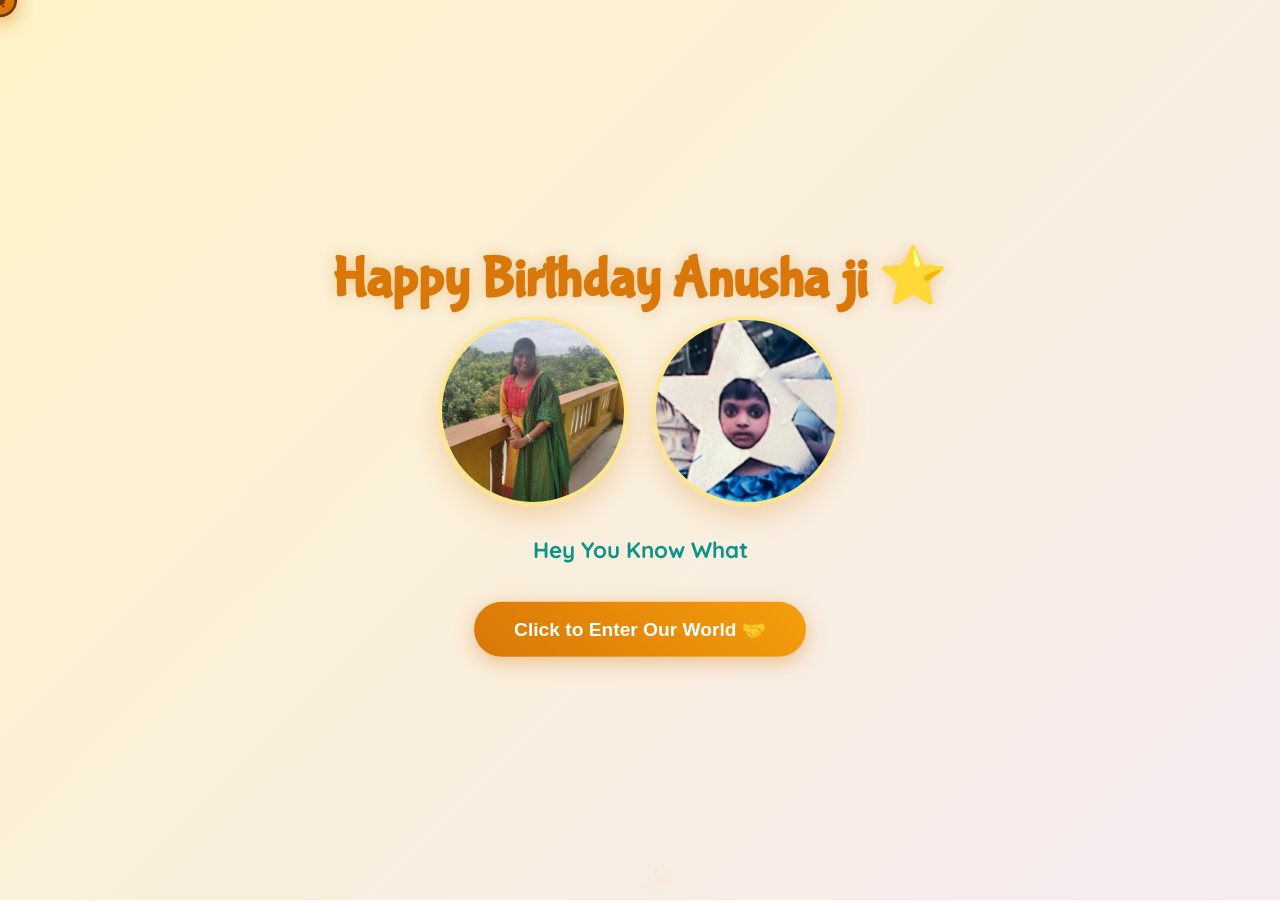
<file: index.html>
<!DOCTYPE html>
<html lang="en">
<head>
    <meta charset="UTF-8">
    <meta name="viewport" content="width=device-width, initial-scale=1.0">
    <title>Happy Birthday Anusha ji ⭐</title>
    <script src="https://cdnjs.cloudflare.com/ajax/libs/gsap/3.12.2/gsap.min.js"></script>
    <link rel="stylesheet" href="./style.css">
</head>
<body>
    <!-- Sambar Vada Custom Cursor -->
    <div id="vada-cursor" class="vada-cursor">
        <svg viewBox="0 0 36 36" class="vada-svg">
            <circle cx="18" cy="18" r="15" fill="#d97706" stroke="#78350f" stroke-width="2.5"/>
            <circle cx="18" cy="18" r="5" fill="#78350f"/>
            <ellipse cx="14" cy="12" rx="4" ry="2.5" fill="#fef3c7" opacity="0.8"/>
            <circle cx="11" cy="22" r="1.5" fill="#15803d"/>
            <circle cx="24" cy="14" r="1.5" fill="#15803d"/>
            <circle cx="21" cy="24" r="1.2" fill="#b91c1c"/>
            <circle cx="13" cy="16" r="1" fill="#fbbf24"/>
        </svg>
    </div>

    <div class="container">
        <h1>Happy Birthday Anusha ji ⭐</h1>
        
        <!-- Dual Welcome Photo Frame Grid (i1.jpg & i2.jpg) -->
        <div class="welcome-photos-container">
            <div class="welcome-photo-frame">
                <img src="./i1.JPG" alt="Anusha ji Moment 1" class="welcome-photo" onerror="this.src='https://images.unsplash.com/photo-1511632765486-a01980e01a18?w=500&q=80'">
            </div>
            <div class="welcome-photo-frame">
                <img src="./i2.jpeg" alt="Anusha ji Moment 2" class="welcome-photo" onerror="this.src='https://images.unsplash.com/photo-1517457373958-b7bdd4587205?w=500&q=80'">
            </div>
        </div>

        <div class="greeting"></div>
        <button class="cta-button">Click to Enter Our World 🤝</button>
    </div>

    <script src="./script.js"></script>
</body>
</html>
</file>
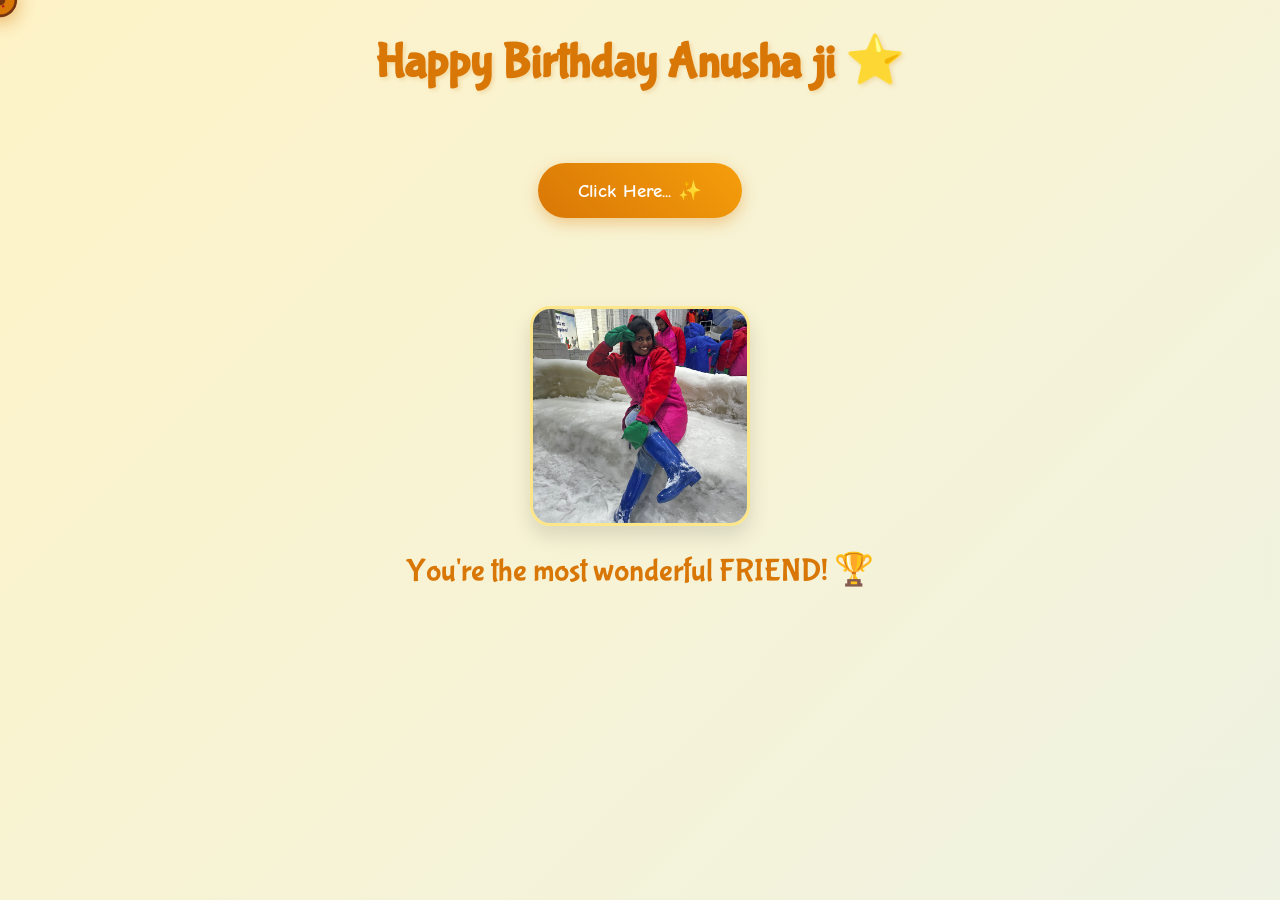
<file: cause.html>
<!DOCTYPE html>
<html lang="en">
<head>
    <meta charset="UTF-8">
    <meta name="viewport" content="width=device-width, initial-scale=1.0">
    <title>Why You're My Best Friend! ⭐</title>
    <script src="https://cdnjs.cloudflare.com/ajax/libs/gsap/3.12.2/gsap.min.js"></script>
    <link rel="stylesheet" href="./cause.css">
</head>
<body>
    <!-- Sambar Vada Custom Cursor -->
    <div id="vada-cursor" class="vada-cursor">
        <svg viewBox="0 0 36 36" class="vada-svg">
            <circle cx="18" cy="18" r="15" fill="#d97706" stroke="#78350f" stroke-width="2.5"/>
            <circle cx="18" cy="18" r="5" fill="#78350f"/>
            <ellipse cx="14" cy="12" rx="4" ry="2.5" fill="#fef3c7" opacity="0.8"/>
            <circle cx="11" cy="22" r="1.5" fill="#15803d"/>
            <circle cx="24" cy="14" r="1.5" fill="#15803d"/>
            <circle cx="21" cy="24" r="1.2" fill="#b91c1c"/>
            <circle cx="13" cy="16" r="1" fill="#fbbf24"/>
        </svg>
    </div>

    <div class="container">
        <h1>Happy Birthday Anusha ji ⭐</h1>
        
        <div id="reasons-container"></div>
        
        <button class="shuffle-button">Click Here... ✨</button>
        <div class="reason-counter"></div>

        <div class="ending-section">
            <div class="teddy-hug">
                <!-- Ending photo using c1.jpg -->
                <img src="./c1.jpg" alt="Best Friend Moment" onerror="this.src='https://images.unsplash.com/photo-1511632765486-a01980e01a18?w=500&q=80'">
            </div>
            <div class="ending-text">You're the most wonderful FRIEND! 🏆</div>
        </div>
    </div>

    <script src="./cause.js"></script>
</body>
</html>
</file>
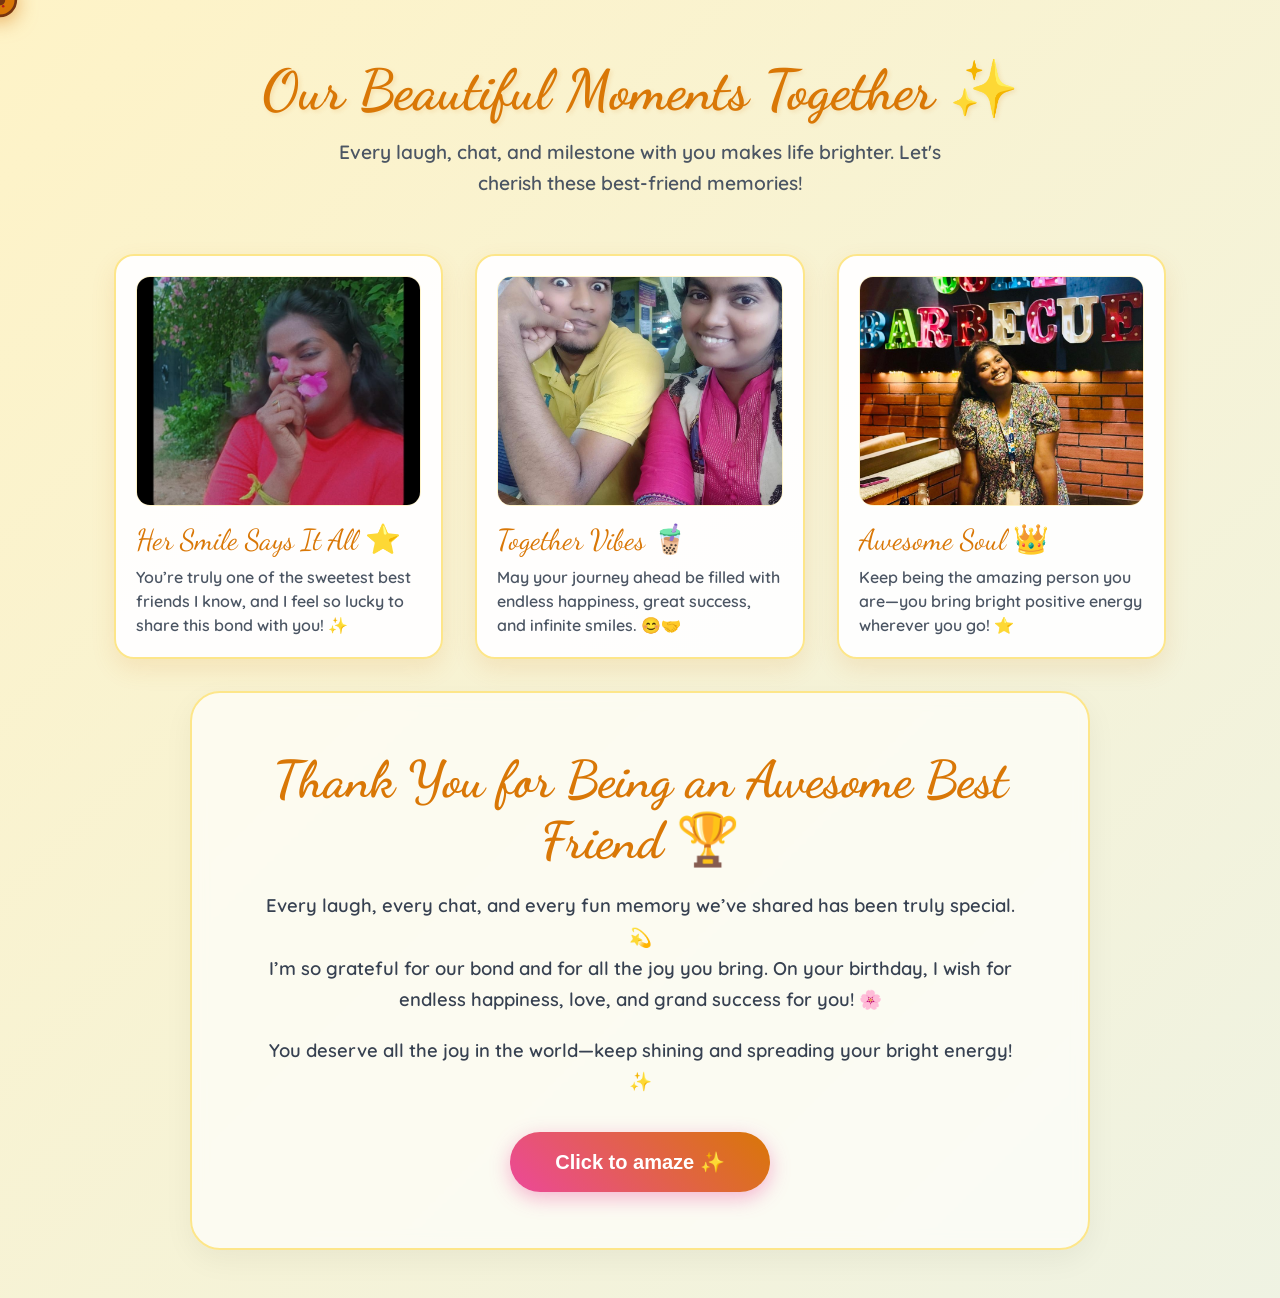
<file: last.html>
<!DOCTYPE html>
<html lang="en">
<head>
    <meta charset="UTF-8">
    <meta name="viewport" content="width=device-width, initial-scale=1.0">
    <title>Our Best Moments ✨</title>
    <script src="https://cdnjs.cloudflare.com/ajax/libs/gsap/3.12.2/gsap.min.js"></script>
    <link rel="stylesheet" href="./last.css">
</head>
<body>

    <!-- Sambar Vada Custom Cursor -->
    <div id="vada-cursor" class="vada-cursor">
        <svg viewBox="0 0 36 36" class="vada-svg">
            <circle cx="18" cy="18" r="15" fill="#d97706" stroke="#78350f" stroke-width="2.5"/>
            <circle cx="18" cy="18" r="5" fill="#78350f"/>
            <ellipse cx="14" cy="12" rx="4" ry="2.5" fill="#fef3c7" opacity="0.8"/>
            <circle cx="11" cy="22" r="1.5" fill="#15803d"/>
            <circle cx="24" cy="14" r="1.5" fill="#15803d"/>
            <circle cx="21" cy="24" r="1.2" fill="#b91c1c"/>
            <circle cx="13" cy="16" r="1" fill="#fbbf24"/>
        </svg>
    </div>

    <!-- Container for Mega Flower & Smile Emoji Rain -->
    <div id="flower-rain-container"></div>

    <!-- Welcome Section -->
    <section class="welcome">
        <h1>Our Beautiful Moments Together ✨</h1>
        <p>Every laugh, chat, and milestone with you makes life brighter. Let's cherish these best-friend memories!</p>
    </section>

    <!-- Memory Gallery Cards (d1, d2, d3) -->
    <div class="memory-container">
        <div class="memory-card">
            <img src="./d1.jpeg" alt="Her Smile" class="memory-img" onerror="this.src='https://images.unsplash.com/photo-1511632765486-a01980e01a18?w=500&q=80'">
            <div class="memory-title">Her Smile Says It All ⭐</div>
            <div class="memory-caption">You’re truly one of the sweetest best friends I know, and I feel so lucky to share this bond with you! ✨</div>
        </div>
        <div class="memory-card">
            <img src="./d2.jpeg" alt="Together Vibes" class="memory-img" onerror="this.src='https://images.unsplash.com/photo-1517457373958-b7bdd4587205?w=500&q=80'">
            <div class="memory-title">Together Vibes 🧋</div>
            <div class="memory-caption">May your journey ahead be filled with endless happiness, great success, and infinite smiles. 😊🤝</div>
        </div>
        <div class="memory-card">
            <img src="./d3.jpeg" alt="Awesome Soul" class="memory-img" onerror="this.src='https://images.unsplash.com/photo-1529156069898-49953e39b3ac?w=500&q=80'">
            <div class="memory-title">Awesome Soul 👑</div>
            <div class="memory-caption">Keep being the amazing person you are—you bring bright positive energy wherever you go! ⭐</div>
        </div>
    </div>

    <!-- Surprise Modal Overlay for d4.jpg -->
    <div id="surprise-modal" class="surprise-modal">
        <div class="surprise-card" id="surprise-card">
            <div class="surprise-badge">Special Surprise Memory 🌟</div>
            <div class="surprise-img-frame">
                <img src="./d4.jpg" alt="Surprise Memory Anusha Ji" onerror="this.src='https://images.unsplash.com/photo-1511632765486-a01980e01a18?w=600&q=80'">
            </div>
            <p class="surprise-text">Happy Birthday Anusha ji! Keep spreading endless smiles & joy! 🥳✨</p>
            
            <!-- Back To Start Button placed right below the pop-up wording -->
            <button id="modal-back-btn" class="modal-back-btn">Back To Start ⭐</button>
        </div>
    </div>

    <!-- Final Message Section -->
    <section class="final-message">
        <h2>Thank You for Being an Awesome Best Friend 🏆</h2>
        <p>Every laugh, every chat, and every fun memory we’ve shared has been truly special.💫<br>
        I’m so grateful for our bond and for all the joy you bring. On your birthday, I wish for endless happiness, love, and grand success for you! 🌸</p>
        <p>You deserve all the joy in the world—keep shining and spreading your bright energy! ✨</p>
        
        <button id="action-btn" class="goodbye-btn">Click to amaze ✨</button>
    </section>

    <script>
        // Sambar Vada Cursor Logic
        const vadaCursor = document.getElementById('vada-cursor');
        document.addEventListener('mousemove', (e) => {
            vadaCursor.style.left = e.clientX + 'px';
            vadaCursor.style.top = e.clientY + 'px';

            if (Math.random() < 0.3) {
                const sparkle = document.createElement('div');
                sparkle.className = 'cursor-sparkle';
                const symbols = ['⭐', '✨', '🧋', '🌿'];
                sparkle.innerText = symbols[Math.floor(Math.random() * symbols.length)];
                sparkle.style.fontSize = '12px';
                sparkle.style.left = e.clientX + 'px';
                sparkle.style.top = e.clientY + 'px';
                document.body.appendChild(sparkle);
                setTimeout(() => sparkle.remove(), 700);
            }
        });

        const actionBtn = document.getElementById('action-btn');
        const modalBackBtn = document.getElementById('modal-back-btn');
        const surpriseModal = document.getElementById('surprise-modal');
        const surpriseCard = document.getElementById('surprise-card');

        // Stage 1: Click "Click to amaze" -> Show popup & flower/emoji rain
        actionBtn.addEventListener('click', () => {
            surpriseModal.style.display = 'flex';
            
            gsap.fromTo(surpriseCard, 
                { scale: 0.1, rotationY: 180, opacity: 0 },
                { scale: 1, rotationY: 0, opacity: 1, duration: 0.8, ease: "back.out(1.7)" }
            );

            triggerFlowerAndSmileRain();
            
            // Hide main action button after triggering
            actionBtn.style.display = 'none';
        });

        // Stage 2: Click "Back To Start" inside the modal -> Return to index.html
        modalBackBtn.addEventListener('click', () => {
            gsap.to('body', {
                opacity: 0,
                duration: 0.8,
                onComplete: () => {
                    window.location.href = 'index.html';
                }
            });
        });

        // Flower + Smile Emoji Rain Generator
        function triggerFlowerAndSmileRain() {
            const flowerContainer = document.getElementById('flower-rain-container');
            const rainItems = ['🌸', '🌺', '🌻', '🌷', '🌼', '🌹', '😊', '🥳', '😄', '⭐', '✨', '💫', '🧋'];
            const itemCount = 650;

            for (let i = 0; i < itemCount; i++) {
                setTimeout(() => {
                    const item = document.createElement('div');
                    item.className = 'falling-flower';
                    item.innerText = rainItems[Math.floor(Math.random() * rainItems.length)];
                    
                    const startX = Math.random() * window.innerWidth;
                    const size = Math.random() * 28 + 18; 
                    const duration = Math.random() * 4 + 2.5; 
                    
                    item.style.left = startX + 'px';
                    item.style.fontSize = size + 'px';
                    flowerContainer.appendChild(item);

                    gsap.fromTo(item, 
                        { y: -60, x: startX, rotation: 0, opacity: 1 },
                        { 
                            y: window.innerHeight + 100, 
                            x: startX + (Math.random() * 200 - 100), 
                            rotation: Math.random() * 1080 - 540, 
                            opacity: 0, 
                            duration: duration, 
                            ease: "power1.out",
                            onComplete: () => item.remove()
                        }
                    );
                }, i * 10);
            }
        }
    </script>
</body>
</html>
</file>
<file: style.css>
@import url('https://fonts.googleapis.com/css2?family=Bubblegum+Sans&family=Quicksand:wght@500;700&display=swap');

* {
    margin: 0;
    padding: 0;
    box-sizing: border-box;
    cursor: none !important;
}

body {
    min-height: 100vh;
    display: flex;
    flex-direction: column;
    align-items: center;
    justify-content: center;
    background: linear-gradient(-45deg, #fffbe3, #e0f2fe, #f3e8ff, #fef3c7);
    background-size: 400% 400%;
    animation: gradientBG 15s ease infinite;
    font-family: 'Quicksand', sans-serif;
    overflow-x: hidden;
    position: relative;
    padding: 2rem 1rem;
}

/* Custom Sambar Vada Cursor */
.vada-cursor {
    position: fixed;
    top: 0;
    left: 0;
    width: 38px;
    height: 38px;
    pointer-events: none;
    z-index: 9999;
    transform: translate(-50%, -50%);
    filter: drop-shadow(0 4px 10px rgba(217, 119, 6, 0.6));
    transition: transform 0.15s ease-out;
}

.vada-svg {
    width: 100%;
    height: 100%;
    animation: vadaGlow 2s infinite alternate ease-in-out;
}

@keyframes vadaGlow {
    0% { transform: scale(1) rotate(0deg); }
    50% { transform: scale(1.08) rotate(5deg); }
    100% { transform: scale(1) rotate(0deg); }
}

.cursor-sparkle {
    position: fixed;
    pointer-events: none;
    z-index: 9998;
    border-radius: 50%;
    animation: sparkleFade 0.7s linear forwards;
}

@keyframes sparkleFade {
    0% { opacity: 1; transform: translate(-50%, -50%) scale(1) rotate(0deg); }
    100% { opacity: 0; transform: translate(-50%, -50%) scale(0) rotate(180deg); }
}

.container {
    text-align: center;
    z-index: 1;
    padding: 1rem;
    max-width: 700px;
    width: 100%;
}

h1 {
    font-family: 'Bubblegum Sans', cursive;
    font-size: 3.5rem;
    color: #d97706;
    text-shadow: 0 0 15px rgba(217, 119, 6, 0.3);
    margin-bottom: 1.5rem;
    opacity: 0;
}

/* Dual Photo Frame Flex Container */
.welcome-photos-container {
    display: flex;
    justify-content: center;
    align-items: center;
    gap: 1.5rem;
    margin: 0 auto 1.8rem;
    width: 100%;
}

.welcome-photo-frame {
    width: 190px;
    height: 190px;
    border-radius: 50%;
    overflow: hidden;
    border: 4px solid #fde68a;
    box-shadow: 0 10px 25px rgba(217, 119, 6, 0.25);
    transition: transform 0.3s ease, box-shadow 0.3s ease;
    flex-shrink: 0;
}

.welcome-photo-frame:hover {
    transform: scale(1.06) translateY(-4px);
    box-shadow: 0 14px 30px rgba(217, 119, 6, 0.35);
}

.welcome-photo {
    width: 100%;
    height: 100%;
    object-fit: cover;
}

.greeting {
    font-size: 1.4rem;
    color: #0d9488;
    margin-bottom: 2rem;
    min-height: 2.5em;
    font-weight: 700;
    line-height: 1.5;
}

.cta-button {
    padding: 1rem 2.5rem;
    font-size: 1.2rem;
    background: linear-gradient(45deg, #d97706, #f59e0b);
    border: none;
    border-radius: 50px;
    color: white;
    cursor: pointer;
    box-shadow: 0 5px 20px rgba(217, 119, 6, 0.4);
    transition: transform 0.3s, box-shadow 0.3s;
    opacity: 0;
    font-weight: bold;
}

.cta-button:hover {
    transform: scale(1.1);
    box-shadow: 0 8px 25px rgba(217, 119, 6, 0.6);
}

.floating {
    position: absolute;
    pointer-events: none;
    opacity: 0;
}

@keyframes gradientBG {
    0% { background-position: 0% 50%; }
    50% { background-position: 100% 50%; }
    100% { background-position: 0% 50%; }
}

@media (max-width: 768px) {
    h1 { font-size: 2.2rem; }
    .welcome-photos-container { gap: 0.8rem; }
    .welcome-photo-frame { width: 130px; height: 130px; }
    .greeting { font-size: 1.1rem; }
    .cta-button { font-size: 1rem; }
}
</file>
<file: cause.css>
@import url('https://fonts.googleapis.com/css2?family=Bubblegum+Sans&family=Comic+Neue:wght@700&family=Quicksand:wght@500;700&display=swap');

* {
    margin: 0;
    padding: 0;
    box-sizing: border-box;
    cursor: none !important;
}

body {
    min-height: 100vh;
    background: linear-gradient(-45deg, #fffbe3, #e0f2fe, #fef3c7);
    background-size: 400% 400%;
    animation: gradientBG 15s ease infinite;
    font-family: 'Quicksand', sans-serif;
    overflow-x: hidden;
    padding: 2rem 1rem;
}

/* Sambar Vada Cursor */
.vada-cursor {
    position: fixed;
    top: 0;
    left: 0;
    width: 38px;
    height: 38px;
    pointer-events: none;
    z-index: 9999;
    transform: translate(-50%, -50%);
    filter: drop-shadow(0 4px 10px rgba(217, 119, 6, 0.6));
    transition: transform 0.15s ease-out;
}

.vada-svg {
    width: 100%;
    height: 100%;
    animation: vadaGlow 2s infinite alternate ease-in-out;
}

@keyframes vadaGlow {
    0% { transform: scale(1) rotate(0deg); }
    50% { transform: scale(1.08) rotate(5deg); }
    100% { transform: scale(1) rotate(0deg); }
}

.cursor-sparkle {
    position: fixed;
    pointer-events: none;
    z-index: 9998;
    border-radius: 50%;
    animation: sparkleFade 0.7s linear forwards;
}

@keyframes sparkleFade {
    0% { opacity: 1; transform: translate(-50%, -50%) scale(1); }
    100% { opacity: 0; transform: translate(-50%, -50%) scale(0); }
}

.container {
    max-width: 1000px;
    margin: 0 auto;
    text-align: center;
    position: relative;
    z-index: 1;
}

h1 {
    font-family: 'Bubblegum Sans', cursive;
    font-size: 3rem;
    color: #d97706;
    text-shadow: 2px 2px 4px rgba(217, 119, 6, 0.2);
    margin-bottom: 2rem;
    animation: bounce 1s ease infinite;
}

/* Perfect Flex/Grid alignment for reason cards */
#reasons-container {
    display: flex;
    flex-direction: column;
    align-items: center;
    gap: 1.5rem;
    width: 100%;
    margin-bottom: 1rem;
}

.reason-card {
    background: rgba(255, 255, 255, 0.95);
    border-radius: 20px;
    padding: 1.5rem;
    width: 100%;
    max-width: 600px;
    box-shadow: 0 10px 25px rgba(217, 119, 6, 0.15);
    border: 2px solid #fde68a;
    transition: transform 0.3s, box-shadow 0.3s;
    display: flex;
    flex-direction: column;
    align-items: center;
}

.reason-card:hover {
    transform: translateY(-5px);
    box-shadow: 0 14px 30px rgba(217, 119, 6, 0.25);
}

/* Standardized Image Container & Aspect Ratio Alignment */
.reason-img-container {
    width: 100%;
    height: 320px;
    border-radius: 14px;
    overflow: hidden;
    margin-bottom: 1.2rem;
    background: #fef3c7;
    border: 1px solid #fcd34d;
    box-shadow: inset 0 2px 6px rgba(0,0,0,0.05);
}

.reason-img-container img {
    width: 100%;
    height: 100%;
    object-fit: cover;
    object-position: center;
    display: block;
}

.reason-text {
    font-size: 1.15rem;
    color: #374151;
    font-weight: 700;
    line-height: 1.5;
    text-align: center;
}

.shuffle-button {
    background: linear-gradient(45deg, #d97706, #f59e0b);
    border: none;
    border-radius: 50px;
    padding: 1rem 2.5rem;
    font-size: 1.2rem;
    color: white;
    margin: 1.5rem 0 0.5rem;
    cursor: pointer;
    transition: all 0.3s;
    font-family: 'Comic Neue', cursive;
    box-shadow: 0 5px 15px rgba(217, 119, 6, 0.35);
    font-weight: bold;
}

.shuffle-button.story-mode {
    background: linear-gradient(45deg, #0d9488, #14b8a6);
    transform: scale(1.1);
}

.shuffle-button:hover {
    transform: scale(1.08);
}

.reason-counter {
    font-size: 1rem;
    color: #d97706;
    margin-top: 0.5rem;
    font-weight: bold;
}

.ending-section {
    margin-top: 3rem;
    padding: 2rem;
    text-align: center;
}

.ending-text {
    font-family: 'Bubblegum Sans', cursive;
    font-size: 2rem;
    color: #d97706;
    margin-top: 1.5rem;
}

.teddy-hug {
    width: 220px;
    height: 220px;
    margin: 0 auto;
    border-radius: 20px;
    overflow: hidden;
    box-shadow: 0 10px 20px rgba(0,0,0,0.12);
    border: 3px solid #fde68a;
}

.teddy-hug img {
    width: 100%;
    height: 100%;
    object-fit: cover;
}

.floating {
    position: fixed;
    pointer-events: none;
}

@keyframes gradientBG {
    0% { background-position: 0% 50%; }
    50% { background-position: 100% 50%; }
    100% { background-position: 0% 50%; }
}

@keyframes bounce {
    0%, 100% { transform: translateY(0); }
    50% { transform: translateY(-10px); }
}

@media (max-width: 768px) {
    h1 { font-size: 2.2rem; }
    .reason-card { padding: 1rem; }
    .reason-img-container { height: 240px; }
    .reason-text { font-size: 1rem; }
    .teddy-hug { width: 180px; height: 180px; }
}
</file>
<file: last.css>
@import url('https://fonts.googleapis.com/css2?family=Bubblegum+Sans&family=Dancing+Script:wght@700&family=Quicksand:wght@500;600;700&display=swap');

* {
    margin: 0;
    padding: 0;
    box-sizing: border-box;
    cursor: none !important;
}

body {
    min-height: 100vh;
    background: linear-gradient(135deg, #fef3c7 0%, #e0f2fe 50%, #fffbe3 100%);
    background-size: 400% 400%;
    animation: gradientFlow 15s ease infinite;
    font-family: 'Quicksand', sans-serif;
    overflow-x: hidden;
    color: #374151;
    position: relative;
    padding-bottom: 2rem;
}

@keyframes gradientFlow {
    0% { background-position: 0% 50%; }
    50% { background-position: 100% 50%; }
    100% { background-position: 0% 50%; }
}

/* Sambar Vada Custom Cursor */
.vada-cursor {
    position: fixed;
    top: 0;
    left: 0;
    width: 38px;
    height: 38px;
    pointer-events: none;
    z-index: 9999;
    transform: translate(-50%, -50%);
    filter: drop-shadow(0 4px 10px rgba(217, 119, 6, 0.6));
    transition: transform 0.15s ease-out;
}

.vada-svg {
    width: 100%;
    height: 100%;
    animation: vadaGlow 2s infinite alternate ease-in-out;
}

@keyframes vadaGlow {
    0% { transform: scale(1) rotate(0deg); }
    50% { transform: scale(1.08) rotate(5deg); }
    100% { transform: scale(1) rotate(0deg); }
}

.cursor-sparkle {
    position: fixed;
    pointer-events: none;
    z-index: 9998;
    border-radius: 50%;
    animation: sparkleFade 0.7s linear forwards;
}

@keyframes sparkleFade {
    0% { opacity: 1; transform: translate(-50%, -50%) scale(1) rotate(0deg); }
    100% { opacity: 0; transform: translate(-50%, -50%) scale(0) rotate(180deg); }
}

/* Rain Container */
#flower-rain-container {
    position: fixed;
    top: 0;
    left: 0;
    width: 100vw;
    height: 100vh;
    pointer-events: none;
    z-index: 9995;
    overflow: hidden;
}

.falling-flower {
    position: fixed;
    pointer-events: none;
    filter: drop-shadow(0 2px 8px rgba(0,0,0,0.2));
}

/* Welcome Section */
.welcome {
    text-align: center;
    padding: 3.5rem 1.5rem 1.5rem;
    position: relative;
    z-index: 3;
}

.welcome h1 {
    font-family: 'Dancing Script', cursive;
    font-size: 3.5rem;
    color: #d97706;
    text-shadow: 2px 2px 4px rgba(217, 119, 6, 0.15);
    margin-bottom: 0.8rem;
}

.welcome p {
    font-size: 1.2rem;
    max-width: 650px;
    margin: 0 auto;
    line-height: 1.6;
    font-weight: 600;
    color: #4b5563;
}

/* Memory Cards Grid */
.memory-container {
    max-width: 1100px;
    margin: 2rem auto;
    padding: 0 1.5rem;
    display: grid;
    grid-template-columns: repeat(auto-fit, minmax(280px, 1fr));
    gap: 2rem;
    position: relative;
    z-index: 3;
}

.memory-card {
    background: rgba(255, 255, 255, 0.95);
    border-radius: 20px;
    padding: 1.25rem;
    box-shadow: 0 10px 25px rgba(217, 119, 6, 0.12);
    border: 2px solid #fde68a;
    transition: transform 0.3s ease, box-shadow 0.3s ease;
    display: flex;
    flex-direction: column;
}

.memory-card:hover {
    transform: translateY(-8px);
    box-shadow: 0 15px 30px rgba(217, 119, 6, 0.22);
}

.memory-img {
    width: 100%;
    height: 230px;
    object-fit: cover;
    border-radius: 14px;
    margin-bottom: 1rem;
    border: 1px solid #fef3c7;
}

.memory-title {
    font-family: 'Dancing Script', cursive;
    color: #d97706;
    font-size: 1.8rem;
    margin-bottom: 0.5rem;
}

.memory-caption {
    font-size: 1rem;
    line-height: 1.5;
    color: #4b5563;
    font-weight: 600;
}

/* Surprise Modal Overlay for d4.jpg */
.surprise-modal {
    position: fixed;
    top: 0;
    left: 0;
    width: 100vw;
    height: 100vh;
    background: rgba(0, 0, 0, 0.5);
    backdrop-filter: blur(6px);
    display: none;
    justify-content: center;
    align-items: center;
    z-index: 9900;
    padding: 1rem;
}

.surprise-card {
    background: #ffffff;
    border-radius: 25px;
    padding: 1.5rem;
    max-width: 480px;
    width: 90%;
    text-align: center;
    box-shadow: 0 20px 40px rgba(217, 119, 6, 0.35);
    border: 4px solid #fde68a;
    position: relative;
    transform-style: preserve-3d;
    z-index: 9910;
}

.surprise-badge {
    background: linear-gradient(45deg, #d97706, #0d9488);
    color: white;
    padding: 0.4rem 1.2rem;
    border-radius: 50px;
    font-size: 0.95rem;
    font-weight: bold;
    display: inline-block;
    margin-bottom: 1rem;
    box-shadow: 0 4px 12px rgba(217, 119, 6, 0.25);
}

.surprise-img-frame {
    width: 100%;
    height: 260px;
    border-radius: 18px;
    overflow: hidden;
    margin-bottom: 1rem;
    border: 2px solid #fef3c7;
}

.surprise-img-frame img {
    width: 100%;
    height: 100%;
    object-fit: cover;
}

.surprise-text {
    font-family: 'Bubblegum Sans', cursive;
    font-size: 1.3rem;
    color: #d97706;
    line-height: 1.4;
    margin-bottom: 1.2rem;
}

/* Modal Back Button placed right below the wording */
.modal-back-btn {
    display: inline-block;
    padding: 0.8rem 2.2rem;
    font-size: 1.15rem;
    background: linear-gradient(45deg, #d97706, #0d9488);
    color: white;
    border: none;
    border-radius: 50px;
    cursor: pointer;
    box-shadow: 0 5px 18px rgba(217, 119, 6, 0.35);
    font-weight: bold;
    transition: all 0.3s ease;
}

.modal-back-btn:hover {
    transform: scale(1.06);
    box-shadow: 0 8px 25px rgba(13, 148, 136, 0.5);
}

/* Final Message Section */
.final-message {
    text-align: center;
    padding: 3.5rem 1.5rem;
    background: rgba(255, 255, 255, 0.65);
    backdrop-filter: blur(8px);
    border-radius: 30px;
    max-width: 900px;
    margin: 2rem auto 1rem;
    border: 2px solid #fde68a;
    box-shadow: 0 10px 30px rgba(0, 0, 0, 0.05);
    position: relative;
    z-index: 3;
}

.final-message h2 {
    font-family: 'Dancing Script', cursive;
    font-size: 3.2rem;
    color: #d97706;
    margin-bottom: 1.2rem;
}

.final-message p {
    font-size: 1.15rem;
    max-width: 750px;
    margin: 0 auto 1.2rem;
    line-height: 1.7;
    font-weight: 600;
    color: #374151;
}

.goodbye-btn {
    display: inline-block;
    padding: 1.1rem 2.8rem;
    font-size: 1.25rem;
    background: linear-gradient(45deg, #ec4899, #d97706);
    color: white;
    border: none;
    border-radius: 50px;
    cursor: pointer;
    box-shadow: 0 6px 20px rgba(236, 72, 153, 0.4);
    font-weight: bold;
    transition: all 0.3s ease;
    margin-top: 1rem;
}

.goodbye-btn:hover {
    transform: scale(1.08);
    box-shadow: 0 10px 28px rgba(236, 72, 153, 0.6);
}

/* Responsive Scaling */
@media (max-width: 768px) {
    .welcome h1 { font-size: 2.6rem; }
    .memory-container { grid-template-columns: 1fr; }
    .surprise-card { padding: 1.2rem; }
    .surprise-img-frame { height: 210px; }
    .final-message h2 { font-size: 2.4rem; }
}

/* Zoom out d2.jpg to fit the entire photo inside the card frame */
.memory-card img[src*="d2.jpg"] {
    object-fit: contain !important;
    background-color: #fef3c7; /* Soft yellow matching background to fill frame edges */
    padding: 6px;
}
</file>
